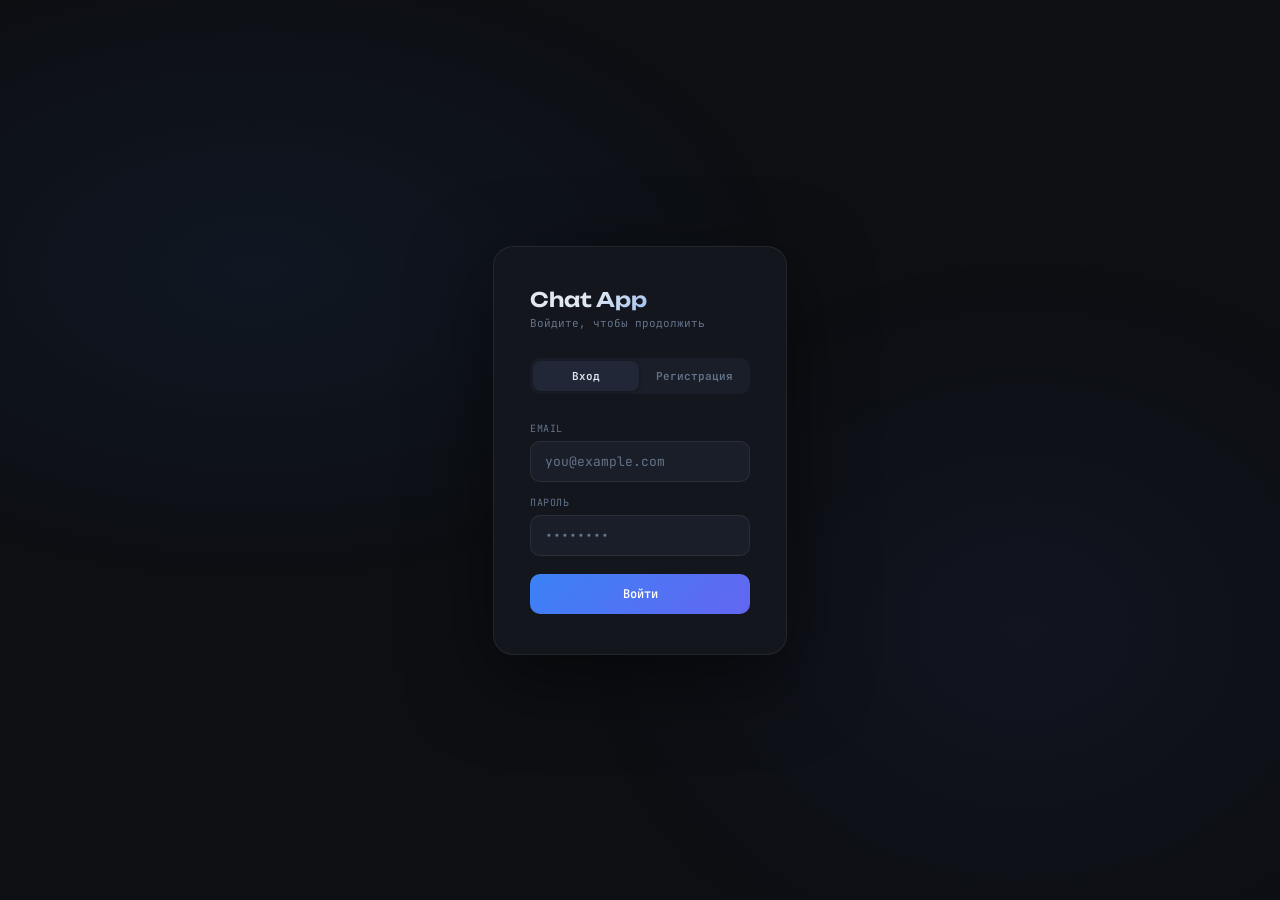
<file: index.html>
<!DOCTYPE html>
<html lang="ru">
<head>
  <meta charset="UTF-8">
  <meta name="viewport" content="width=device-width, initial-scale=1.0">
  <title>Chat App</title>
  <link rel="preconnect" href="https://fonts.googleapis.com">
  <link href="https://fonts.googleapis.com/css2?family=JetBrains+Mono:wght@400;500;600&family=Unbounded:wght@300;400;600&display=swap" rel="stylesheet">
  <style>
    *, *::before, *::after { box-sizing: border-box; margin: 0; padding: 0; }
    :root {
      --bg: #0d0f13; --surface: #13161d; --surface2: #1a1e28; --surface3: #222737;
      --border: rgba(255,255,255,0.07); --accent: #3b82f6; --accent2: #6366f1;
      --text: #e2e8f0; --muted: #64748b; --danger: #ef4444; --success: #22c55e;
      --sidebar-w: 260px;
    }
    html, body { height: 100%; background: var(--bg); color: var(--text); font-family: 'JetBrains Mono', monospace; font-size: 13px; overflow: hidden; }
    body::after { content: ''; position: fixed; inset: 0; z-index: 0; pointer-events: none;
      background: radial-gradient(ellipse 60% 50% at 10% 20%, rgba(59,130,246,0.05) 0%, transparent 70%),
                  radial-gradient(ellipse 50% 60% at 90% 80%, rgba(99,102,241,0.04) 0%, transparent 70%); }
    .app { position: relative; z-index: 1; display: flex; height: 100vh; }

    /* ── Sidebar ── */
    .sidebar { width: var(--sidebar-w); min-width: var(--sidebar-w); background: var(--surface); border-right: 1px solid var(--border); display: flex; flex-direction: column; padding: 20px 14px; gap: 18px; overflow: hidden; }
    .sidebar-header { display: flex; flex-direction: column; gap: 4px; }
    .greeting { font-family: 'Unbounded', sans-serif; font-size: 11px; font-weight: 600; color: var(--accent); letter-spacing: 0.1em; text-transform: uppercase; overflow: hidden; text-overflow: ellipsis; white-space: nowrap; }
    .current-chat-label { font-size: 10px; color: var(--muted); line-height: 1.5; }
    .current-chat-label span { color: var(--text); font-weight: 600; }
    .divider { height: 1px; background: var(--border); flex-shrink: 0; }
    .nav-menu { display: flex; flex-direction: column; gap: 4px; }
    .nav-btn { display: flex; align-items: center; gap: 8px; background: none; border: none; color: var(--muted); padding: 7px 10px; border-radius: 8px; cursor: pointer; font-family: 'JetBrains Mono', monospace; font-size: 12px; text-align: left; transition: background 0.15s, color 0.15s; width: 100%; }
    .nav-btn:hover { background: var(--surface3); color: var(--text); }
    .nav-btn.danger:hover { background: rgba(239,68,68,0.12); color: var(--danger); }
    .nav-btn .icon { font-size: 13px; }
    .chat-list-header { font-family: 'Unbounded', sans-serif; font-size: 9px; font-weight: 600; letter-spacing: 0.12em; text-transform: uppercase; color: var(--muted); padding: 0 4px; flex-shrink: 0; }
    .chat-list { flex: 1; overflow-y: auto; display: flex; flex-direction: column; gap: 3px; padding-right: 2px; }
    .chat-list::-webkit-scrollbar { width: 3px; }
    .chat-list::-webkit-scrollbar-thumb { background: var(--surface3); border-radius: 2px; }
    .chat-item { display: flex; align-items: center; gap: 6px; padding: 8px 10px; border-radius: 8px; cursor: pointer; color: var(--muted); font-size: 11px; border: 1px solid transparent; transition: all 0.15s; user-select: none; }
    .chat-item:hover { background: var(--surface2); color: var(--text); }
    .chat-item.active { background: var(--surface2); border-color: var(--accent); color: var(--text); }
    .chat-item-name { flex: 1; white-space: nowrap; overflow: hidden; text-overflow: ellipsis; }
    .rename-input { flex: 1; background: var(--surface3); border: 1px solid var(--accent); border-radius: 6px; padding: 2px 7px; color: var(--text); font-family: 'JetBrains Mono', monospace; font-size: 11px; outline: none; min-width: 0; }
    .ctx-menu { background: var(--surface); border: 1px solid var(--border); border-radius: 10px; padding: 4px; min-width: 160px; box-shadow: 0 8px 32px rgba(0,0,0,0.5); animation: ctxIn 0.12s ease; }
    @keyframes ctxIn { from { opacity: 0; transform: scale(0.95); } to { opacity: 1; transform: scale(1); } }
    .ctx-item { display: flex; align-items: center; gap: 8px; width: 100%; padding: 8px 12px; border: none; background: none; border-radius: 7px; color: var(--text); font-family: 'JetBrains Mono', monospace; font-size: 12px; cursor: pointer; transition: background 0.12s; text-align: left; }
    .ctx-item:hover { background: var(--surface2); }
    .ctx-item.danger { color: var(--danger); }
    .ctx-item.danger:hover { background: rgba(239,68,68,0.12); }

    /* ── Modals ── */
    .modal-overlay { position: fixed; inset: 0; background: rgba(0,0,0,0.6); backdrop-filter: blur(4px); z-index: 100; display: flex; align-items: center; justify-content: center; opacity: 0; pointer-events: none; transition: opacity 0.2s; }
    .modal-overlay.visible { opacity: 1; pointer-events: all; }
    .modal-box { background: var(--surface); border: 1px solid var(--border); border-radius: 14px; padding: 28px; display: flex; flex-direction: column; gap: 16px; min-width: 300px; max-width: 520px; width: 100%; transform: translateY(8px); transition: transform 0.2s; }
    .modal-overlay.visible .modal-box { transform: translateY(0); }
    .modal-title { font-family: 'Unbounded', sans-serif; font-size: 13px; font-weight: 600; color: var(--text); }
    .modal-sub { font-size: 11px; color: var(--muted); line-height: 1.6; }
    .modal-form { display: flex; flex-direction: column; gap: 12px; }
    .form-group { display: flex; flex-direction: column; gap: 5px; }
    .form-label { font-size: 10px; color: var(--muted); letter-spacing: 0.06em; text-transform: uppercase; }
    .form-input { background: var(--surface2); border: 1px solid var(--border); border-radius: 9px; padding: 10px 13px; color: var(--text); font-family: 'JetBrains Mono', monospace; font-size: 12px; outline: none; transition: border-color 0.15s, box-shadow 0.15s; width: 100%; }
    .form-input::placeholder { color: var(--muted); }
    .form-input:focus { border-color: var(--accent); box-shadow: 0 0 0 3px rgba(59,130,246,0.12); }
    .modal-actions { display: flex; gap: 8px; justify-content: flex-end; margin-top: 4px; flex-wrap: wrap; }
    .btn-cancel { padding: 8px 16px; border-radius: 8px; border: 1px solid var(--border); background: var(--surface2); color: var(--muted); font-family: 'JetBrains Mono', monospace; font-size: 11px; cursor: pointer; transition: all 0.15s; }
    .btn-cancel:hover { color: var(--text); background: var(--surface3); }
    .btn-primary { padding: 8px 16px; border-radius: 8px; border: none; background: linear-gradient(135deg, var(--accent), var(--accent2)); color: #fff; font-family: 'JetBrains Mono', monospace; font-size: 11px; font-weight: 600; cursor: pointer; transition: opacity 0.15s; }
    .btn-primary:hover { opacity: 0.88; }
    .btn-primary:disabled { opacity: 0.45; cursor: not-allowed; }
    .btn-danger { padding: 8px 16px; border-radius: 8px; border: none; background: var(--danger); color: #fff; font-family: 'JetBrains Mono', monospace; font-size: 11px; font-weight: 600; cursor: pointer; transition: opacity 0.15s; }
    .btn-danger:hover { opacity: 0.85; }
    .inline-msg { font-size: 11px; padding: 9px 11px; border-radius: 7px; display: none; }
    .inline-msg.error   { display: block; background: rgba(239,68,68,0.1); border: 1px solid rgba(239,68,68,0.2); color: #fca5a5; }
    .inline-msg.success { display: block; background: rgba(34,197,94,0.1); border: 1px solid rgba(34,197,94,0.2); color: #86efac; }

    /* ── Image preview ── */
    .image-preview-box { border: 1px solid var(--border); border-radius: 10px; overflow: hidden; background: var(--surface2); max-height: 220px; display: flex; align-items: center; justify-content: center; }
    .image-preview-box img { max-width: 100%; max-height: 220px; object-fit: contain; display: block; }
    .image-result-area { display: flex; flex-direction: column; gap: 8px; }
    .image-result-label { font-size: 10px; color: var(--muted); letter-spacing: 0.06em; text-transform: uppercase; }
    #imageTextResult { min-height: 130px; resize: vertical; font-size: 12px; line-height: 1.6; }

    /* ── Protocols ── */
    .protocols-list { display: flex; flex-direction: column; gap: 8px; max-height: 400px; overflow-y: auto; }
    .protocols-list::-webkit-scrollbar { width: 3px; }
    .protocols-list::-webkit-scrollbar-thumb { background: var(--surface3); border-radius: 2px; }
    .protocol-item { display: flex; align-items: center; justify-content: space-between; background: var(--surface2); border: 1px solid var(--border); border-radius: 10px; padding: 12px 14px; gap: 12px; }
    .protocol-item-info { display: flex; flex-direction: column; gap: 3px; flex: 1; min-width: 0; }
    .protocol-item-name { font-size: 12px; color: var(--text); font-weight: 600; white-space: nowrap; overflow: hidden; text-overflow: ellipsis; }
    .protocol-item-meta { font-size: 10px; color: var(--muted); }
    .protocol-item-actions { display: flex; gap: 6px; flex-shrink: 0; }
    .protocol-download-btn { padding: 6px 12px; border-radius: 7px; border: 1px solid var(--accent); background: rgba(59,130,246,0.1); color: var(--accent); font-family: 'JetBrains Mono', monospace; font-size: 11px; font-weight: 600; cursor: pointer; transition: all 0.15s; white-space: nowrap; }
    .protocol-download-btn:hover { background: rgba(59,130,246,0.2); }
    .protocol-delete-btn { padding: 6px 10px; border-radius: 7px; border: 1px solid rgba(239,68,68,0.3); background: none; color: var(--danger); font-family: 'JetBrains Mono', monospace; font-size: 11px; cursor: pointer; transition: all 0.15s; }
    .protocol-delete-btn:hover { background: rgba(239,68,68,0.1); }
    .protocols-empty { text-align: center; color: var(--muted); font-size: 12px; padding: 24px 0; line-height: 1.8; }

    /* ── Detection items ── */
    .detect-item { display:flex; align-items:center; gap:10px; padding:8px 12px; background:var(--surface2); border:1px solid var(--border); border-radius:8px; font-size:11px; }
    .detect-num { width:22px; height:22px; border-radius:50%; background:var(--danger); color:#fff; display:flex; align-items:center; justify-content:center; font-weight:700; font-size:11px; flex-shrink:0; }
    .detect-info { flex:1; display:flex; flex-direction:column; gap:3px; }
    .detect-conf { font-size:10px; color:var(--muted); }
    .detect-area { font-size:10px; color:var(--muted); }

    /* ── Severity badges ── */
    .sev-badge { display:inline-block; padding:2px 8px; border-radius:5px; font-size:10px; font-weight:700; letter-spacing:0.05em; }
    .sev-Микро       { background:rgba(34,197,94,0.2);  color:#86efac; }
    .sev-Малая       { background:rgba(234,179,8,0.2);  color:#fde68a; }
    .sev-Средняя     { background:rgba(249,115,22,0.2); color:#fdba74; }
    .sev-Крупная     { background:rgba(239,68,68,0.25); color:#fca5a5; }
    .sev-Критическая { background:rgba(220,38,38,0.35); color:#ef4444; }
    /* Pollution levels for trash */
    .poll-Чисто          { background:rgba(34,197,94,0.2);  color:#86efac; }
    .poll-Незначительное { background:rgba(234,179,8,0.2);  color:#fde68a; }
    .poll-Умеренное      { background:rgba(249,115,22,0.2); color:#fdba74; }
    .poll-Высокое        { background:rgba(239,68,68,0.25); color:#fca5a5; }
    .poll-Критическое    { background:rgba(220,38,38,0.35); color:#ef4444; }

    /* ── Main ── */
    .main { flex: 1; display: flex; flex-direction: column; overflow: hidden; background: var(--bg); }
    .topbar { padding: 16px 24px; border-bottom: 1px solid var(--border); display: flex; align-items: center; justify-content: space-between; background: var(--surface); flex-shrink: 0; }
    .topbar-title { font-family: 'Unbounded', sans-serif; font-size: 15px; font-weight: 600; background: linear-gradient(135deg, #e2e8f0 30%, var(--accent)); -webkit-background-clip: text; -webkit-text-fill-color: transparent; background-clip: text; }
    .fill-buttons { display: flex; gap: 8px; }
    .fill-btn { padding: 7px 16px; border-radius: 8px; border: 1px solid var(--border); background: var(--surface2); color: var(--text); font-family: 'JetBrains Mono', monospace; font-size: 11px; cursor: pointer; transition: all 0.15s; }
    .fill-btn:hover { border-color: var(--accent); background: rgba(59,130,246,0.1); color: var(--accent); }
    .chat-window { flex: 1; overflow-y: auto; padding: 24px; display: flex; flex-direction: column; gap: 12px; }
    .chat-window::-webkit-scrollbar { width: 4px; }
    .chat-window::-webkit-scrollbar-thumb { background: var(--surface3); border-radius: 2px; }
    .message { display: flex; flex-direction: column; max-width: 72%; animation: msgIn 0.2s ease; }
    @keyframes msgIn { from { opacity: 0; transform: translateY(8px); } to { opacity: 1; transform: translateY(0); } }
    .message.user { align-self: flex-end; align-items: flex-end; }
    .message.bot  { align-self: flex-start; align-items: flex-start; }
    .msg-bubble { padding: 10px 14px; border-radius: 14px; line-height: 1.6; font-size: 13px; white-space: pre-wrap; word-break: break-word; }
    .message.user .msg-bubble { background: linear-gradient(135deg, #1e40af, #1e3a8a); border-bottom-right-radius: 4px; color: #dbeafe; }
    .message.bot  .msg-bubble { background: var(--surface2); border: 1px solid var(--border); border-bottom-left-radius: 4px; }
    .msg-time { font-size: 9px; color: var(--muted); margin-top: 3px; padding: 0 4px; }
    .typing-indicator { display: none; align-self: flex-start; background: var(--surface2); border: 1px solid var(--border); border-radius: 14px; border-bottom-left-radius: 4px; padding: 12px 16px; }
    .typing-indicator.visible { display: flex; gap: 5px; align-items: center; }
    .typing-dot { width: 6px; height: 6px; background: var(--muted); border-radius: 50%; animation: bounce 1.2s infinite; }
    .typing-dot:nth-child(2) { animation-delay: 0.2s; }
    .typing-dot:nth-child(3) { animation-delay: 0.4s; }
    @keyframes bounce { 0%,60%,100% { transform: translateY(0); opacity: 0.4; } 30% { transform: translateY(-5px); opacity: 1; } }
    .input-area { padding: 14px 24px; border-top: 1px solid var(--border); background: var(--surface); display: flex; gap: 8px; align-items: center; flex-shrink: 0; flex-wrap: wrap; }
    .msg-input { flex: 1; min-width: 120px; background: var(--surface2); border: 1px solid var(--border); border-radius: 10px; padding: 10px 14px; color: var(--text); font-family: 'JetBrains Mono', monospace; font-size: 13px; outline: none; transition: border-color 0.15s; }
    .msg-input::placeholder { color: var(--muted); }
    .msg-input:focus { border-color: var(--accent); }
    .action-btn { padding: 9px 14px; border-radius: 10px; border: 1px solid var(--border); background: var(--surface2); color: var(--muted); font-family: 'JetBrains Mono', monospace; font-size: 11px; cursor: pointer; transition: all 0.15s; white-space: nowrap; display: flex; align-items: center; gap: 5px; }
    .action-btn:hover { background: var(--surface3); color: var(--text); }
    .send-btn { padding: 9px 18px; border-radius: 10px; border: none; background: linear-gradient(135deg, var(--accent), var(--accent2)); color: #fff; font-family: 'JetBrains Mono', monospace; font-size: 12px; font-weight: 600; cursor: pointer; transition: opacity 0.15s, transform 0.1s; white-space: nowrap; }
    .send-btn:hover { opacity: 0.9; transform: translateY(-1px); }
    .send-btn:active { transform: translateY(0); }
    .status-bar { padding: 6px 24px; font-size: 10px; color: var(--muted); background: var(--bg); border-top: 1px solid var(--border); display: flex; align-items: center; gap: 6px; flex-shrink: 0; }
    .status-dot { width: 6px; height: 6px; border-radius: 50%; background: var(--success); }
    .spinner { display: inline-block; width: 11px; height: 11px; border: 2px solid rgba(255,255,255,0.3); border-top-color: #fff; border-radius: 50%; animation: spin 0.6s linear infinite; vertical-align: middle; margin-right: 5px; }
    @keyframes spin { to { transform: rotate(360deg); } }

    /* ══ VIDEO MODAL ══ */
    .video-modal-box { background:var(--surface); border:1px solid var(--border); border-radius:16px; padding:24px 28px; width:92vw; max-width:1040px; max-height:88vh; overflow-y:auto; display:flex; flex-direction:column; gap:16px; transform:translateY(12px); transition:transform 0.2s; scrollbar-width:thin; scrollbar-color:var(--surface3) transparent; }
    .modal-overlay.visible .video-modal-box { transform:translateY(0); }
    .video-modal-box::-webkit-scrollbar { width:3px; }
    .video-modal-box::-webkit-scrollbar-thumb { background:var(--surface3); }
    .vm-header { display:flex; align-items:flex-start; justify-content:space-between; gap:12px; }
    .vm-title { font-family:'Unbounded',sans-serif; font-size:14px; font-weight:600; color:var(--text); }
    .vm-sub { font-size:10px; color:var(--muted); margin-top:3px; }
    .vm-close-btn { background:none; border:none; color:var(--muted); font-size:18px; cursor:pointer; padding:0 4px; line-height:1; flex-shrink:0; transition:color 0.15s; }
    .vm-close-btn:hover { color:var(--danger); }
    .vm-settings { background:var(--surface2); border:1px solid var(--border); border-radius:10px; padding:12px 16px; display:flex; flex-direction:column; gap:8px; }
    .vm-setting-row { display:flex; align-items:center; gap:10px; }
    .vm-setting-label { font-size:11px; color:var(--muted); white-space:nowrap; min-width:130px; }
    .vm-slider { flex:1; accent-color:var(--accent); cursor:pointer; }
    .vm-slider-val { font-size:11px; font-weight:600; color:var(--accent); min-width:60px; text-align:right; }
    .vm-setting-hint { font-size:9px; color:var(--muted); padding-top:2px; }
    .vm-actions { display:flex; gap:8px; flex-wrap:wrap; }
    .vm-progress-wrap { position:relative; height:26px; background:var(--surface2); border:1px solid var(--border); border-radius:8px; overflow:hidden; }
    .vm-progress-bar { position:absolute; inset:0; height:100%; background:linear-gradient(90deg,var(--accent),var(--accent2)); transition:width 0.4s ease; border-radius:8px; }
    .vm-progress-label { position:absolute; inset:0; display:flex; align-items:center; justify-content:center; font-size:10px; font-weight:600; color:var(--text); z-index:1; }
    .vm-body { display:grid; grid-template-columns:1fr 1fr; gap:16px; min-height:220px; }
    .vm-col-title { font-family:'Unbounded',sans-serif; font-size:9px; font-weight:600; letter-spacing:0.1em; text-transform:uppercase; color:var(--muted); margin-bottom:8px; }
    .vm-stream-col,.vm-timeline-col { display:flex; flex-direction:column; }
    .vm-stream-wrap { display:flex; flex-direction:column; gap:6px; }
    .vm-stream-wrap canvas { width:100%; border-radius:8px; border:1px solid var(--border); display:block; }
    .vm-stream-ts { font-size:10px; color:var(--accent); font-weight:600; text-align:center; }
    .vm-stream-ph,.vm-timeline-ph { flex:1; display:flex; align-items:center; justify-content:center; background:var(--surface2); border:1px dashed var(--border); border-radius:8px; color:var(--muted); font-size:11px; min-height:140px; text-align:center; padding:16px; }
    .vm-timeline { flex:1; display:flex; flex-direction:column; gap:4px; max-height:280px; overflow-y:auto; scrollbar-width:thin; scrollbar-color:var(--surface3) transparent; }
    .vm-timeline::-webkit-scrollbar { width:3px; }
    .vm-timeline::-webkit-scrollbar-thumb { background:var(--surface3); }
    .vtl-item { background:var(--surface2); border:1px solid var(--border); border-radius:8px; padding:7px 10px; display:flex; align-items:center; gap:8px; flex-wrap:wrap; animation:msgIn 0.15s ease; }
    .vtl-ts { font-family:'JetBrains Mono',monospace; font-size:11px; font-weight:700; color:var(--accent); white-space:nowrap; min-width:72px; }
    .vtl-cnt { font-size:10px; color:var(--text); white-space:nowrap; }
    .vtl-sevs { display:flex; flex-wrap:wrap; gap:4px; flex:1; }
    .vm-summary { display:flex; flex-direction:column; gap:8px; }
    .vm-summary-text { background:var(--surface2); border:1px solid var(--border); border-radius:8px; padding:10px 12px; color:var(--text); font-family:'JetBrains Mono',monospace; font-size:11px; line-height:1.6; resize:vertical; width:100%; outline:none; }
    .vm-summary-actions { display:flex; gap:8px; flex-wrap:wrap; }
  </style>
</head>
<body>
<div class="app">
  <div class="sidebar">
    <div class="sidebar-header">
      <div class="greeting" id="greetingEl">👋 Привет!</div>
      <div class="current-chat-label" id="currentChatLabel">Текущий чат:<br><span>—</span></div>
    </div>
    <div class="divider"></div>
    <nav class="nav-menu">
      <button class="nav-btn" id="protocolsBtn"><span class="icon">📋</span> Протоколы</button>
      <button class="nav-btn" id="audioToTextBtn"><span class="icon">🎙️</span> Аудио → Текст</button>
      <button class="nav-btn" id="imageRecognizeBtn"><span class="icon">🖼️</span> Распознать фото</button>
      <button class="nav-btn" id="potholeDetectBtn"><span class="icon">🕳️</span> Детекция ям</button>
      <button class="nav-btn" id="potholeVideoBtn"><span class="icon">🎥</span> Видеоанализ дорог</button>
      <button class="nav-btn" id="crackDetectBtn"><span class="icon">🔍</span> Детекция трещин</button>
      <button class="nav-btn" id="trashDetectBtn"><span class="icon">🗑️</span> Детекция мусора</button>
      <button class="nav-btn" id="trashVideoBtn"><span class="icon">📹</span> Видео мусора</button>
      <button class="nav-btn" id="changePwBtn"><span class="icon">🔑</span> Сменить пароль</button>
      <button class="nav-btn danger" id="logoutBtn"><span class="icon">🚪</span> Выйти</button>
    </nav>
    <div class="divider"></div>
    <div class="chat-list-header">Чаты</div>
    <div class="chat-list" id="chatList"></div>
  </div>

  <div class="main">
    <div class="topbar">
      <div class="topbar-title">Добро пожаловать!</div>
      <div class="fill-buttons">
        <button class="fill-btn" id="fullFill">Полное заполнение</button>
        <button class="fill-btn" id="fastFill">Быстрое заполнение</button>
      </div>
    </div>
    <div class="chat-window" id="chatWindow">
      <div class="typing-indicator" id="typingIndicator">
        <div class="typing-dot"></div><div class="typing-dot"></div><div class="typing-dot"></div>
      </div>
    </div>
    <div class="input-area">
      <input class="msg-input" id="messageInput" type="text" placeholder="Введите сообщение...">
      <button class="send-btn" id="sendBtn">Отправить ↑</button>
      <button class="action-btn" id="downloadBtn">⬇ Скачать историю</button>
      <button class="action-btn" id="newChatBtn">＋ Новый чат</button>
    </div>
    <div class="status-bar"><div class="status-dot"></div>онлайн</div>
  </div>
</div>

<!-- CONFIRM DELETE -->
<div class="modal-overlay" id="confirmOverlay">
  <div class="modal-box">
    <div class="modal-title">Удалить чат?</div>
    <div class="modal-sub">Чат «<span id="confirmChatName"></span>» будет удалён без возможности восстановления.</div>
    <div class="modal-actions">
      <button class="btn-cancel" id="confirmCancelBtn">Отмена</button>
      <button class="btn-danger" id="confirmDeleteBtn">Удалить</button>
    </div>
  </div>
</div>

<!-- CHANGE PASSWORD -->
<div class="modal-overlay" id="changePwOverlay">
  <div class="modal-box">
    <div class="modal-title">🔑 Смена пароля</div>
    <div class="modal-sub" id="changePwUserLabel"></div>
    <div class="modal-form">
      <div id="changePwMsg" class="inline-msg"></div>
      <div class="form-group"><label class="form-label">Текущий пароль</label><input class="form-input" id="oldPassword" type="password" placeholder="••••••••"></div>
      <div class="form-group"><label class="form-label">Новый пароль</label><input class="form-input" id="newPassword" type="password" placeholder="Минимум 6 символов"></div>
      <div class="form-group"><label class="form-label">Повторите новый пароль</label><input class="form-input" id="newPassword2" type="password" placeholder="Ещё раз"></div>
    </div>
    <div class="modal-actions">
      <button class="btn-cancel" id="changePwCancelBtn">Отмена</button>
      <button class="btn-primary" id="changePwSubmitBtn">Сменить пароль</button>
    </div>
  </div>
</div>

<!-- PROTOCOLS -->
<div class="modal-overlay" id="protocolsOverlay">
  <div class="modal-box" style="max-width:560px;">
    <div class="modal-title">📋 Протоколы</div>
    <div class="modal-sub">Все созданные протоколы. Нажмите ⬇ чтобы скачать.</div>
    <div class="protocols-list" id="protocolsList"></div>
    <div class="modal-actions"><button class="btn-cancel" id="protocolsCloseBtn">Закрыть</button></div>
  </div>
</div>

<!-- AUDIO TO TEXT -->
<div class="modal-overlay" id="audioOverlay">
  <div class="modal-box">
    <div class="modal-title">🎙️ Аудио → Текст</div>
    <div class="modal-sub">Загрузите аудиофайл. Поддерживаются mp3, wav, m4a, ogg.</div>
    <div id="audioMsg" class="inline-msg"></div>
    <div id="audioResult" style="display:none;">
      <div class="form-label" style="margin-bottom:6px;">Результат:</div>
      <textarea id="audioTextResult" class="form-input" style="min-height:120px;resize:vertical;" readonly></textarea>
    </div>
    <div class="modal-actions">
      <button class="btn-cancel" id="audioCloseBtn">Закрыть</button>
      <button class="btn-primary" id="audioUploadBtn">📎 Выбрать файл</button>
    </div>
  </div>
</div>

<!-- IMAGE RECOGNITION -->
<div class="modal-overlay" id="imageOverlay">
  <div class="modal-box" style="max-width:560px;">
    <div class="modal-title">🖼️ Распознавание изображений</div>
    <div class="modal-sub">JPG, PNG, WEBP, GIF, BMP. Макс. 20 МБ.</div>
    <div id="imageMsg" class="inline-msg"></div>
    <div id="imagePreview" class="image-preview-box" style="display:none;"><img id="imagePreviewImg" src="" alt="Превью"></div>
    <div class="form-group">
      <label class="form-label">Вопрос (необязательно)</label>
      <input class="form-input" id="imageQuestion" type="text" placeholder="Что изображено? Какой текст?">
    </div>
    <div id="imageResult" class="image-result-area" style="display:none;">
      <div class="image-result-label">Результат:</div>
      <textarea id="imageTextResult" class="form-input" readonly></textarea>
    </div>
    <div class="modal-actions">
      <button class="btn-cancel" id="imageCloseBtn">Закрыть</button>
      <button class="btn-cancel" id="imageSendToChatBtn" style="display:none;color:var(--accent);border-color:var(--accent);">💬 В чат</button>
      <button class="btn-primary" id="imageUploadBtn">📎 Выбрать фото</button>
      <button class="btn-primary" id="imageAnalyzeBtn" disabled>🔍 Анализировать</button>
    </div>
  </div>
</div>

<!-- POTHOLE DETECTION -->
<div class="modal-overlay" id="potholeOverlay">
  <div class="modal-box" style="max-width:680px;">
    <div class="modal-title">🕳️ Детекция ям</div>
    <div class="modal-sub" id="potholeModelStatus">YOLOv8n-seg · Загрузка статуса...</div>
    <div id="potholeMsg" class="inline-msg"></div>
    <div id="potholePreviewWrap" style="display:none;">
      <div style="display:flex;gap:10px;">
        <div style="flex:1;"><div class="form-label" style="margin-bottom:5px;">Оригинал</div><div class="image-preview-box"><img id="potholeOrigImg" src="" alt=""></div></div>
        <div style="flex:1;"><div class="form-label" style="margin-bottom:5px;">Детекция</div>
          <div class="image-preview-box"><img id="potholeResultImg" src="" alt="" style="display:none;"></div>
          <div id="potholeResultPlaceholder" style="height:120px;display:flex;align-items:center;justify-content:center;color:var(--muted);font-size:11px;background:var(--surface2);border-radius:10px;border:1px solid var(--border);">Результат появится здесь</div>
        </div>
      </div>
    </div>
    <div class="form-group">
      <label class="form-label">Порог уверенности: <span id="confValueLabel">25%</span></label>
      <input type="range" id="potholeConf" min="10" max="80" value="25" step="5" style="width:100%;accent-color:var(--accent);cursor:pointer;">
    </div>
    <div id="potholeList" style="display:none;">
      <div class="form-label" style="margin-bottom:6px;">Найденные дефекты:</div>
      <div id="potholeListItems" style="display:flex;flex-direction:column;gap:6px;max-height:160px;overflow-y:auto;"></div>
    </div>
    <div class="modal-actions">
      <button class="btn-cancel" id="potholeCloseBtn">Закрыть</button>
      <button class="btn-cancel" id="potholeSendToChatBtn" style="display:none;color:var(--accent);border-color:var(--accent);">💬 В чат</button>
      <button class="btn-primary" id="potholeUploadBtn">📎 Выбрать фото</button>
      <button class="btn-primary" id="potholeAnalyzeBtn" disabled>🔍 Анализировать</button>
    </div>
  </div>
</div>

<!-- TRASH DETECTION (фото) -->
<div class="modal-overlay" id="trashOverlay">
  <div class="modal-box" style="max-width:680px;">
    <div class="modal-title">🗑️ Детекция мусора</div>
    <div class="modal-sub" id="trashModelStatus">YOLOv8-seg · Загрузка статуса...</div>
    <div id="trashMsg" class="inline-msg"></div>
    <div id="trashPreviewWrap" style="display:none;">
      <div style="display:flex;gap:10px;">
        <div style="flex:1;"><div class="form-label" style="margin-bottom:5px;">Оригинал</div><div class="image-preview-box"><img id="trashOrigImg" src="" alt=""></div></div>
        <div style="flex:1;"><div class="form-label" style="margin-bottom:5px;">Детекция</div>
          <div class="image-preview-box"><img id="trashResultImg" src="" alt="" style="display:none;"></div>
          <div id="trashResultPlaceholder" style="height:120px;display:flex;align-items:center;justify-content:center;color:var(--muted);font-size:11px;background:var(--surface2);border-radius:10px;border:1px solid var(--border);">Результат появится здесь</div>
        </div>
      </div>
    </div>
    <div class="form-group">
      <label class="form-label">Порог уверенности: <span id="trashConfLabel">25%</span></label>
      <input type="range" id="trashConf" min="10" max="80" value="25" step="5" style="width:100%;accent-color:var(--accent);cursor:pointer;">
    </div>
    <div id="trashList" style="display:none;">
      <div class="form-label" style="margin-bottom:6px;">Найденный мусор:</div>
      <div id="trashListItems" style="display:flex;flex-direction:column;gap:6px;max-height:160px;overflow-y:auto;"></div>
    </div>
    <div class="modal-actions">
      <button class="btn-cancel" id="trashCloseBtn">Закрыть</button>
      <button class="btn-cancel" id="trashSendToChatBtn" style="display:none;color:var(--accent);border-color:var(--accent);">💬 В чат</button>
      <button class="btn-primary" id="trashUploadBtn">📎 Выбрать фото</button>
      <button class="btn-primary" id="trashAnalyzeBtn" disabled>🔍 Анализировать</button>
    </div>
  </div>
</div>

<!-- VIDEO POTHOLE -->
<div class="modal-overlay" id="videoOverlay">
  <div class="video-modal-box">
    <div class="vm-header">
      <div><div class="vm-title">🎥 Видеоанализ дорожного полотна</div><div class="vm-sub">YOLOv8-seg · покадровый стрим · хронология дефектов</div></div>
      <button class="vm-close-btn" id="videoCloseBtn">✕</button>
    </div>
    <div class="inline-msg" id="videoMsg"></div>
    <div class="vm-settings">
      <div class="vm-setting-row"><label class="vm-setting-label">Порог уверенности</label><input type="range" id="videoConf" min="10" max="90" value="25" step="5" class="vm-slider"><span class="vm-slider-val" id="videoConfLabel">25%</span></div>
      <div class="vm-setting-row"><label class="vm-setting-label">Шаг кадра</label><input type="range" id="videoStep" min="1" max="60" value="15" step="1" class="vm-slider"><span class="vm-slider-val" id="videoStepLabel">15 кадр.</span></div>
      <div class="vm-setting-hint">Шаг 15 при 30 fps ≈ анализ раз в 0.5 сек</div>
    </div>
    <div class="vm-actions">
      <button class="fill-btn" id="videoUploadBtn">📂 Выбрать видео</button>
      <button class="send-btn" id="videoAnalyzeBtn" disabled>▶ Анализировать</button>
      <button class="action-btn" id="videoCancelBtn" style="display:none;">⛔ Отмена</button>
    </div>
    <div class="vm-progress-wrap" id="videoProgressWrap" style="display:none;"><div class="vm-progress-bar" id="videoProgressBar" style="width:0%"></div><div class="vm-progress-label" id="videoProgressLabel"></div></div>
    <div class="vm-body">
      <div class="vm-stream-col">
        <div class="vm-col-title">Текущий кадр</div>
        <div class="vm-stream-wrap" id="videoStreamWrap" style="display:none;"><canvas id="videoStreamCanvas"></canvas><div class="vm-stream-ts" id="videoStreamTs"></div></div>
        <div class="vm-stream-ph" id="videoStreamPH">Здесь появятся кадры с обнаруженными ямами</div>
      </div>
      <div class="vm-timeline-col">
        <div class="vm-col-title">Хронология дефектов</div>
        <div class="vm-timeline" id="videoTimeline" style="display:none;"></div>
        <div class="vm-timeline-ph" id="videoTimelinePH">События появятся по мере обработки</div>
      </div>
    </div>
    <div class="vm-summary" id="videoSummary" style="display:none;">
      <div class="vm-col-title">Итоговая сводка</div>
      <textarea class="vm-summary-text" id="videoSummaryText" readonly rows="9"></textarea>
      <div class="vm-summary-actions">
        <button class="fill-btn" id="videoDownloadReportBtn">⬇ Скачать отчёт</button>
        <button class="send-btn" id="videoSendToChatBtn" style="display:none;">💬 Отправить в чат</button>
      </div>
    </div>
  </div>
</div>

<!-- VIDEO TRASH -->
<div class="modal-overlay" id="trashVideoOverlay">
  <div class="video-modal-box">
    <div class="vm-header">
      <div><div class="vm-title">📹 Видеоанализ мусора</div><div class="vm-sub">YOLOv8-seg · покадровый стрим · хронология загрязнений</div></div>
      <button class="vm-close-btn" id="trashVideoCloseBtn">✕</button>
    </div>
    <div class="inline-msg" id="trashVideoMsg"></div>
    <div class="vm-settings">
      <div class="vm-setting-row"><label class="vm-setting-label">Порог уверенности</label><input type="range" id="trashVideoConf" min="10" max="90" value="25" step="5" class="vm-slider"><span class="vm-slider-val" id="trashVideoConfLabel">25%</span></div>
      <div class="vm-setting-row"><label class="vm-setting-label">Шаг кадра</label><input type="range" id="trashVideoStep" min="1" max="60" value="15" step="1" class="vm-slider"><span class="vm-slider-val" id="trashVideoStepLabel">15 кадр.</span></div>
      <div class="vm-setting-hint">Шаг 15 при 30 fps ≈ анализ раз в 0.5 сек</div>
    </div>
    <div class="vm-actions">
      <button class="fill-btn" id="trashVideoUploadBtn">📂 Выбрать видео</button>
      <button class="send-btn" id="trashVideoAnalyzeBtn" disabled>▶ Анализировать</button>
      <button class="action-btn" id="trashVideoCancelBtn" style="display:none;">⛔ Отмена</button>
    </div>
    <div class="vm-progress-wrap" id="trashVideoProgressWrap" style="display:none;"><div class="vm-progress-bar" id="trashVideoProgressBar" style="width:0%"></div><div class="vm-progress-label" id="trashVideoProgressLabel"></div></div>
    <div class="vm-body">
      <div class="vm-stream-col">
        <div class="vm-col-title">Текущий кадр</div>
        <div class="vm-stream-wrap" id="trashVideoStreamWrap" style="display:none;"><canvas id="trashVideoCanvas"></canvas><div class="vm-stream-ts" id="trashVideoStreamTs"></div></div>
        <div class="vm-stream-ph">Здесь появятся кадры с обнаруженным мусором</div>
      </div>
      <div class="vm-timeline-col">
        <div class="vm-col-title">Хронология загрязнений</div>
        <div class="vm-timeline" id="trashVideoTimeline" style="display:none;"></div>
        <div class="vm-timeline-ph">События появятся по мере обработки</div>
      </div>
    </div>
    <div class="vm-summary" id="trashVideoSummary" style="display:none;">
      <div class="vm-col-title">Итоговая сводка</div>
      <textarea class="vm-summary-text" id="trashVideoSummaryText" readonly rows="9"></textarea>
      <div class="vm-summary-actions">
        <button class="fill-btn" id="trashVideoDownloadBtn">⬇ Скачать отчёт</button>
        <button class="send-btn" id="trashVideoSendBtn" style="display:none;">💬 Отправить в чат</button>
      </div>
    </div>
  </div>
</div>

<!-- CRACK DETECTION -->
<div class="modal-overlay" id="crackOverlay">
  <div class="modal-box" style="max-width:680px;">
    <div class="modal-title">🔍 Детекция трещин</div>
    <div class="modal-sub" id="crackModelStatus">YOLOv8-seg · Загрузка статуса...</div>
    <div id="crackMsg" class="inline-msg"></div>
    <div id="crackPreviewWrap" style="display:none;">
      <div style="display:flex;gap:10px;">
        <div style="flex:1;"><div class="form-label" style="margin-bottom:5px;">Оригинал</div><div class="image-preview-box"><img id="crackOrigImg" src="" alt=""></div></div>
        <div style="flex:1;"><div class="form-label" style="margin-bottom:5px;">Детекция</div>
          <div class="image-preview-box"><img id="crackResultImg" src="" alt="" style="display:none;"></div>
          <div id="crackResultPlaceholder" style="height:120px;display:flex;align-items:center;justify-content:center;color:var(--muted);font-size:11px;background:var(--surface2);border-radius:10px;border:1px solid var(--border);">Результат появится здесь</div>
        </div>
      </div>
    </div>
    <div class="form-group">
      <label class="form-label">Порог уверенности: <span id="crackConfLabel">25%</span></label>
      <input type="range" id="crackConf" min="10" max="80" value="25" step="5" style="width:100%;accent-color:var(--accent);cursor:pointer;">
    </div>
    <div id="crackList" style="display:none;">
      <div class="form-label" style="margin-bottom:6px;">Найденные трещины:</div>
      <div id="crackListItems" style="display:flex;flex-direction:column;gap:6px;max-height:160px;overflow-y:auto;"></div>
    </div>
    <div class="modal-actions">
      <button class="btn-cancel" id="crackCloseBtn">Закрыть</button>
      <button class="btn-cancel" id="crackSendToChatBtn" style="display:none;color:var(--accent);border-color:var(--accent);">💬 В чат</button>
      <button class="btn-primary" id="crackUploadBtn">📎 Выбрать фото</button>
      <button class="btn-primary" id="crackAnalyzeBtn" disabled>🔍 Анализировать</button>
    </div>
  </div>
</div>

<script src="script.js"></script>
</body>
</html>
</file>
